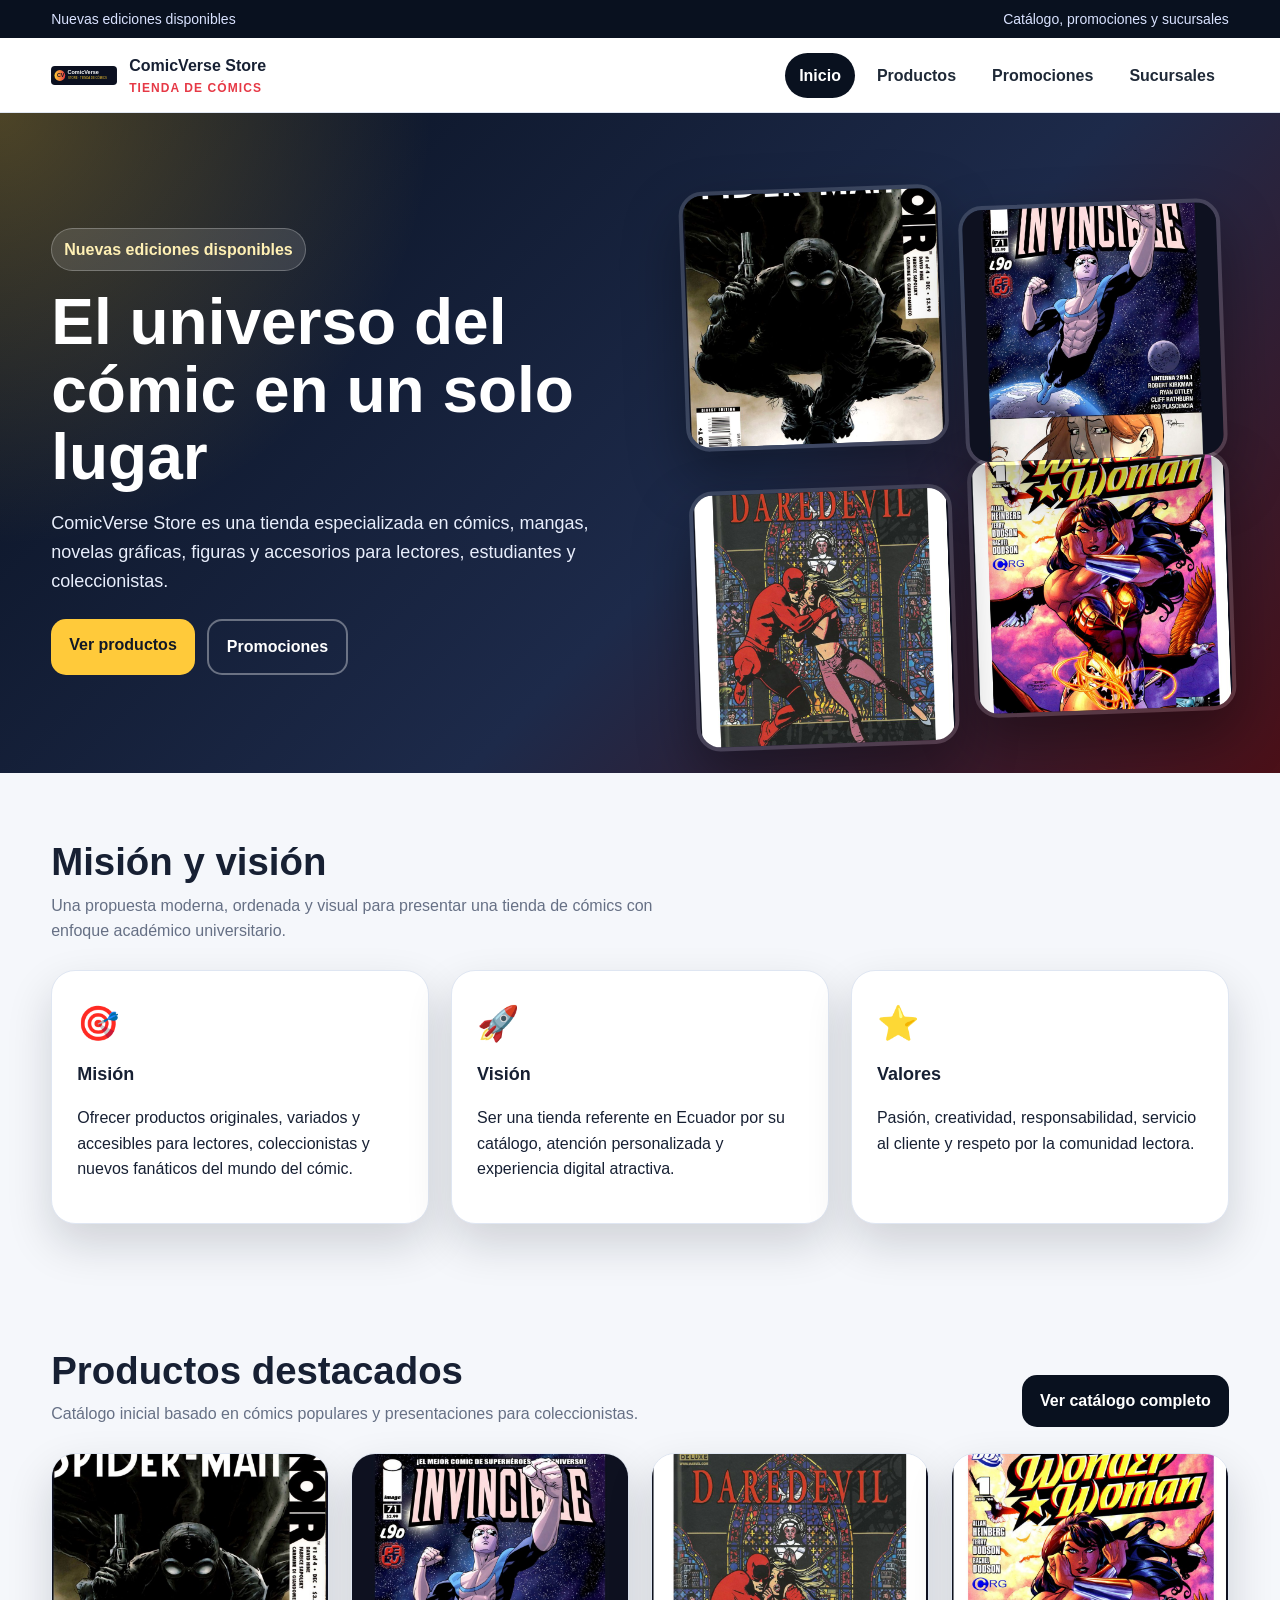
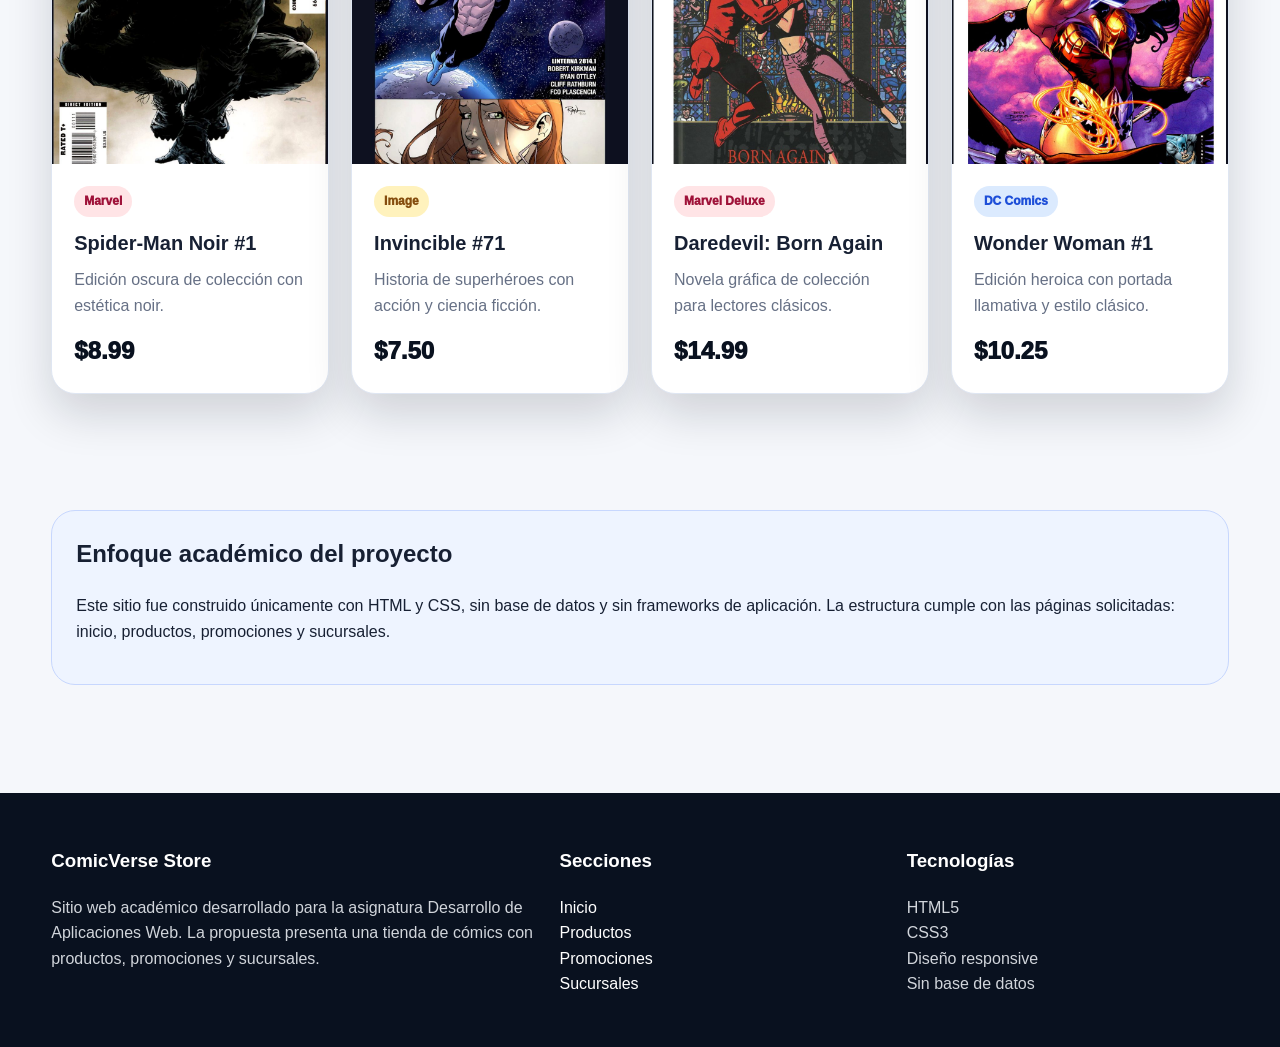
<file: index.html>
<!doctype html>
<html lang="es">
<head>
  <meta charset="utf-8">
  <meta name="viewport" content="width=device-width, initial-scale=1">
  <title>Inicio | ComicVerse Store</title>
  <meta name="description" content="Sitio académico de tienda de cómics desarrollado con HTML y CSS.">
  <link rel="stylesheet" href="styles.css">
  <link rel="icon" href="img/logo.svg" type="image/svg+xml">
</head>
<body>
<div class="topbar"><div class="container"><span>Nuevas ediciones disponibles</span><span>Catálogo, promociones y sucursales</span></div></div>
<header class="header"><div class="container nav"><a class="brand" href="index.html"><img src="img/logo.svg" alt="Logo ComicVerse Store"><span>ComicVerse Store<small>Tienda de cómics</small></span></a><nav class="menu"><a class="active" href="index.html">Inicio</a><a class="" href="productos.html">Productos</a><a class="" href="promociones.html">Promociones</a><a class="" href="sucursales.html">Sucursales</a></nav></div></header>

<section class="hero"><div class="container hero-grid"><div><span class="badge">Nuevas ediciones disponibles</span><h1>El universo del cómic en un solo lugar</h1><p>ComicVerse Store es una tienda especializada en cómics, mangas, novelas gráficas, figuras y accesorios para lectores, estudiantes y coleccionistas.</p><div class="actions"><a class="btn btn-yellow" href="productos.html">Ver productos</a><a class="btn btn-outline" href="promociones.html">Promociones</a></div></div><div class="cover-wall"><img src="img/spiderman-noir.jpg" alt="Spider-Man Noir #1"><img src="img/invincible.jpg" alt="Invincible #71"><img src="img/daredevil-born-again.jpg" alt="Daredevil: Born Again"><img src="img/wonder-woman.jpg" alt="Wonder Woman #1"></div></div></section>
<section class="section"><div class="container"><div class="section-head"><div><h2>Misión y visión</h2><p>Una propuesta moderna, ordenada y visual para presentar una tienda de cómics con enfoque académico universitario.</p></div></div><div class="grid grid-3"><div class="feature"><div class="icon">🎯</div><strong>Misión</strong><p>Ofrecer productos originales, variados y accesibles para lectores, coleccionistas y nuevos fanáticos del mundo del cómic.</p></div><div class="feature"><div class="icon">🚀</div><strong>Visión</strong><p>Ser una tienda referente en Ecuador por su catálogo, atención personalizada y experiencia digital atractiva.</p></div><div class="feature"><div class="icon">⭐</div><strong>Valores</strong><p>Pasión, creatividad, responsabilidad, servicio al cliente y respeto por la comunidad lectora.</p></div></div></div></section>
<section class="section"><div class="container"><div class="section-head"><div><h2>Productos destacados</h2><p>Catálogo inicial basado en cómics populares y presentaciones para coleccionistas.</p></div><a class="btn btn-dark" href="productos.html">Ver catálogo completo</a></div><div class="grid grid-4"><article class="card"><img class="product-img" src="img/spiderman-noir.jpg" alt="Spider-Man Noir #1"><div class="card-body"><span class="tag red">Marvel</span><h3>Spider-Man Noir #1</h3><p>Edición oscura de colección con estética noir.</p><div class="price">$8.99</div></div></article><article class="card"><img class="product-img" src="img/invincible.jpg" alt="Invincible #71"><div class="card-body"><span class="tag ">Image</span><h3>Invincible #71</h3><p>Historia de superhéroes con acción y ciencia ficción.</p><div class="price">$7.50</div></div></article><article class="card"><img class="product-img" src="img/daredevil-born-again.jpg" alt="Daredevil: Born Again"><div class="card-body"><span class="tag red">Marvel Deluxe</span><h3>Daredevil: Born Again</h3><p>Novela gráfica de colección para lectores clásicos.</p><div class="price">$14.99</div></div></article><article class="card"><img class="product-img" src="img/wonder-woman.jpg" alt="Wonder Woman #1"><div class="card-body"><span class="tag blue">DC Comics</span><h3>Wonder Woman #1</h3><p>Edición heroica con portada llamativa y estilo clásico.</p><div class="price">$10.25</div></div></article></div></div></section>
<section class="section"><div class="container academic"><h2>Enfoque académico del proyecto</h2><p>Este sitio fue construido únicamente con HTML y CSS, sin base de datos y sin frameworks de aplicación. La estructura cumple con las páginas solicitadas: inicio, productos, promociones y sucursales.</p></div></section>

<footer class="footer"><div class="container footer-grid"><div><h3>ComicVerse Store</h3><p>Sitio web académico desarrollado para la asignatura Desarrollo de Aplicaciones Web. La propuesta presenta una tienda de cómics con productos, promociones y sucursales.</p></div><div><h3>Secciones</h3><p><a href="index.html">Inicio</a><br><a href="productos.html">Productos</a><br><a href="promociones.html">Promociones</a><br><a href="sucursales.html">Sucursales</a></p></div><div><h3>Tecnologías</h3><p>HTML5<br>CSS3<br>Diseño responsive<br>Sin base de datos</p></div></div></footer>
</body></html>
</file>
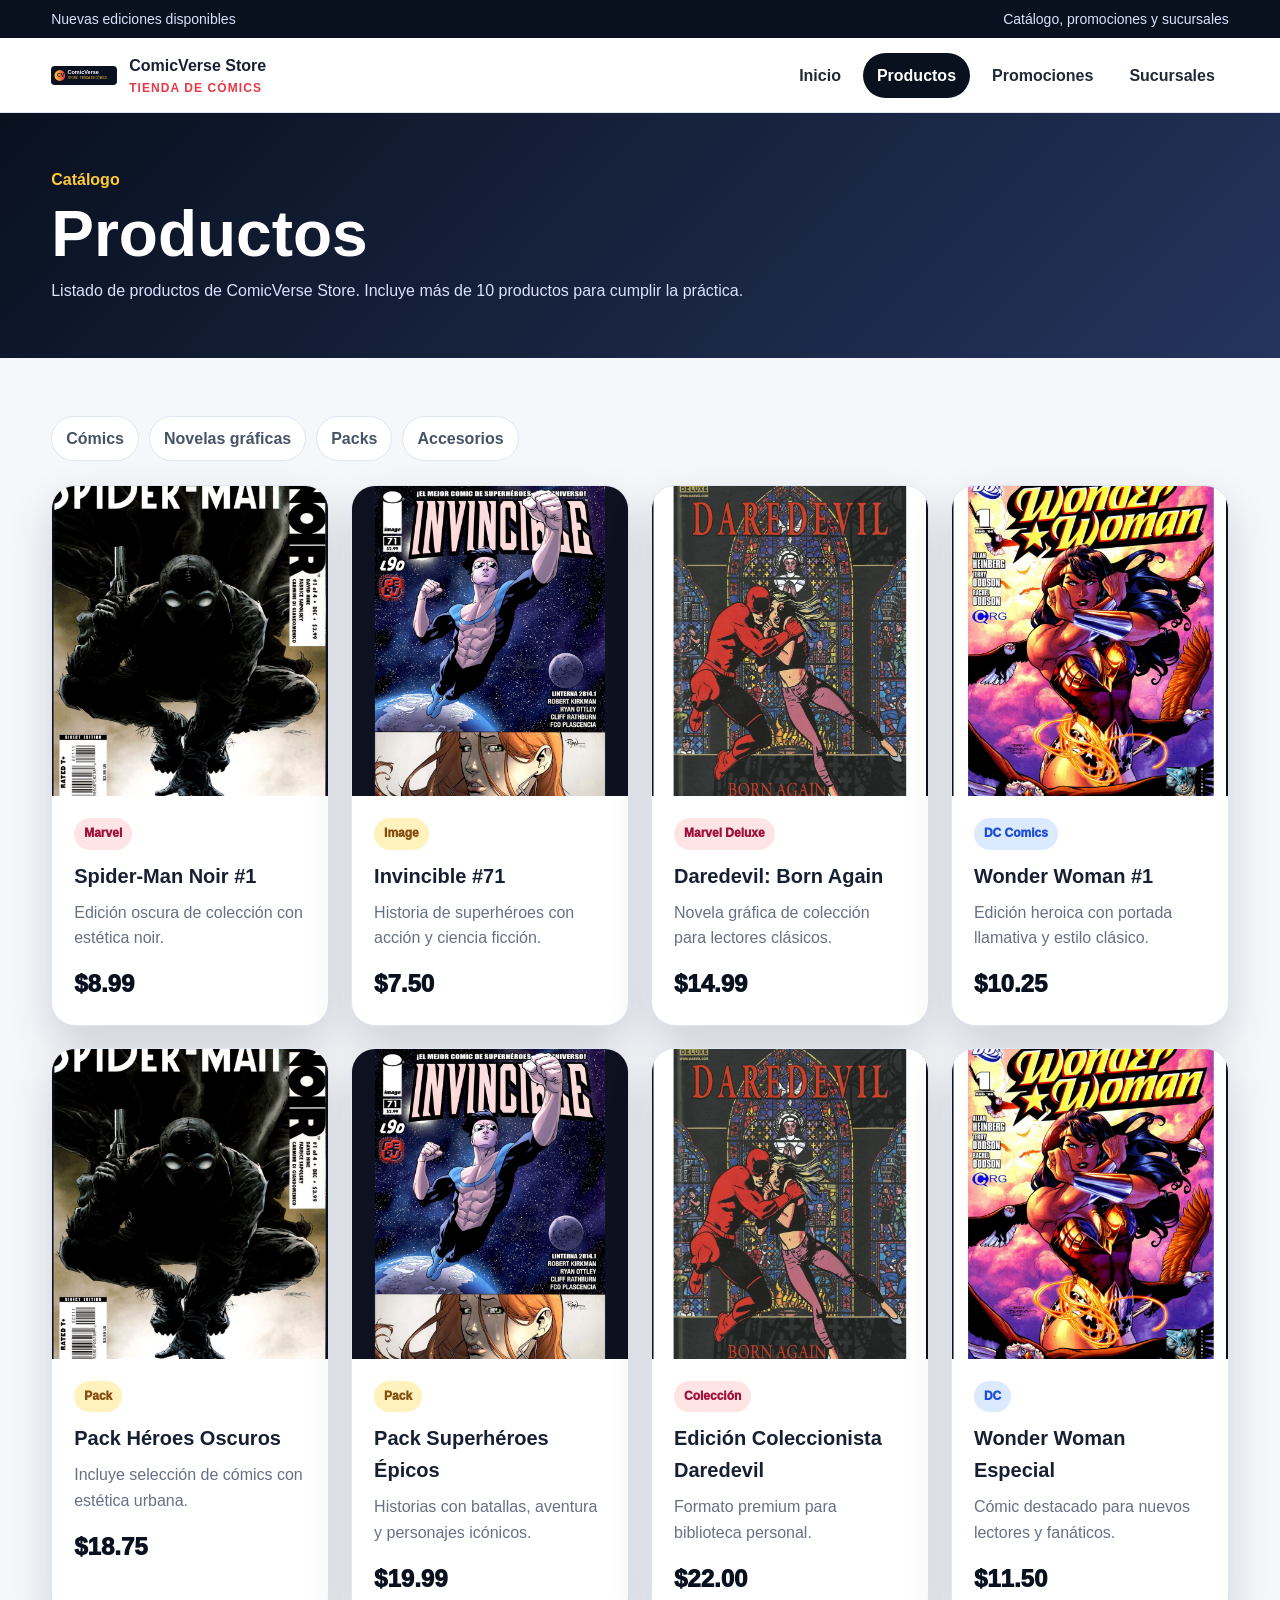
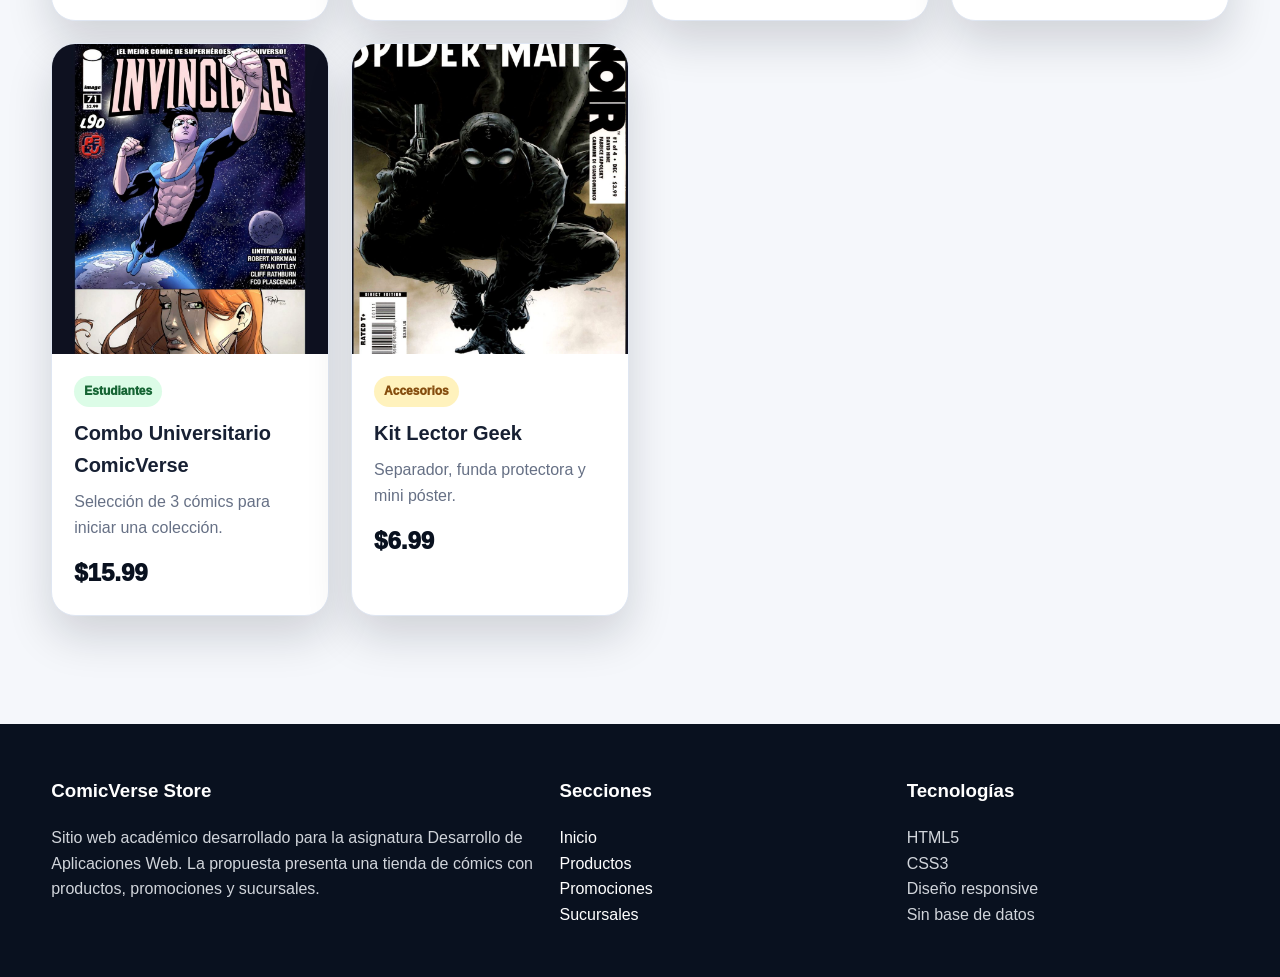
<file: productos.html>
<!doctype html>
<html lang="es">
<head>
  <meta charset="utf-8">
  <meta name="viewport" content="width=device-width, initial-scale=1">
  <title>Productos | ComicVerse Store</title>
  <meta name="description" content="Sitio académico de tienda de cómics desarrollado con HTML y CSS.">
  <link rel="stylesheet" href="styles.css">
  <link rel="icon" href="img/logo.svg" type="image/svg+xml">
</head>
<body>
<div class="topbar"><div class="container"><span>Nuevas ediciones disponibles</span><span>Catálogo, promociones y sucursales</span></div></div>
<header class="header"><div class="container nav"><a class="brand" href="index.html"><img src="img/logo.svg" alt="Logo ComicVerse Store"><span>ComicVerse Store<small>Tienda de cómics</small></span></a><nav class="menu"><a class="" href="index.html">Inicio</a><a class="active" href="productos.html">Productos</a><a class="" href="promociones.html">Promociones</a><a class="" href="sucursales.html">Sucursales</a></nav></div></header>

<section class="page-head"><div class="container"><div class="crumb">Catálogo</div><h1>Productos</h1><p>Listado de productos de ComicVerse Store. Incluye más de 10 productos para cumplir la práctica.</p></div></section>
<section class="section"><div class="container"><div class="filters"><span class="pill">Cómics</span><span class="pill">Novelas gráficas</span><span class="pill">Packs</span><span class="pill">Accesorios</span></div><div class="grid grid-4"><article class="card"><img class="product-img" src="img/spiderman-noir.jpg" alt="Spider-Man Noir #1"><div class="card-body"><span class="tag red">Marvel</span><h3>Spider-Man Noir #1</h3><p>Edición oscura de colección con estética noir.</p><div class="price">$8.99</div></div></article><article class="card"><img class="product-img" src="img/invincible.jpg" alt="Invincible #71"><div class="card-body"><span class="tag ">Image</span><h3>Invincible #71</h3><p>Historia de superhéroes con acción y ciencia ficción.</p><div class="price">$7.50</div></div></article><article class="card"><img class="product-img" src="img/daredevil-born-again.jpg" alt="Daredevil: Born Again"><div class="card-body"><span class="tag red">Marvel Deluxe</span><h3>Daredevil: Born Again</h3><p>Novela gráfica de colección para lectores clásicos.</p><div class="price">$14.99</div></div></article><article class="card"><img class="product-img" src="img/wonder-woman.jpg" alt="Wonder Woman #1"><div class="card-body"><span class="tag blue">DC Comics</span><h3>Wonder Woman #1</h3><p>Edición heroica con portada llamativa y estilo clásico.</p><div class="price">$10.25</div></div></article><article class="card"><img class="product-img" src="img/spiderman-noir.jpg" alt="Pack Héroes Oscuros"><div class="card-body"><span class="tag ">Pack</span><h3>Pack Héroes Oscuros</h3><p>Incluye selección de cómics con estética urbana.</p><div class="price">$18.75</div></div></article><article class="card"><img class="product-img" src="img/invincible.jpg" alt="Pack Superhéroes Épicos"><div class="card-body"><span class="tag ">Pack</span><h3>Pack Superhéroes Épicos</h3><p>Historias con batallas, aventura y personajes icónicos.</p><div class="price">$19.99</div></div></article><article class="card"><img class="product-img" src="img/daredevil-born-again.jpg" alt="Edición Coleccionista Daredevil"><div class="card-body"><span class="tag red">Colección</span><h3>Edición Coleccionista Daredevil</h3><p>Formato premium para biblioteca personal.</p><div class="price">$22.00</div></div></article><article class="card"><img class="product-img" src="img/wonder-woman.jpg" alt="Wonder Woman Especial"><div class="card-body"><span class="tag blue">DC</span><h3>Wonder Woman Especial</h3><p>Cómic destacado para nuevos lectores y fanáticos.</p><div class="price">$11.50</div></div></article><article class="card"><img class="product-img" src="img/invincible.jpg" alt="Combo Universitario ComicVerse"><div class="card-body"><span class="tag green">Estudiantes</span><h3>Combo Universitario ComicVerse</h3><p>Selección de 3 cómics para iniciar una colección.</p><div class="price">$15.99</div></div></article><article class="card"><img class="product-img" src="img/spiderman-noir.jpg" alt="Kit Lector Geek"><div class="card-body"><span class="tag ">Accesorios</span><h3>Kit Lector Geek</h3><p>Separador, funda protectora y mini póster.</p><div class="price">$6.99</div></div></article></div></div></section>

<footer class="footer"><div class="container footer-grid"><div><h3>ComicVerse Store</h3><p>Sitio web académico desarrollado para la asignatura Desarrollo de Aplicaciones Web. La propuesta presenta una tienda de cómics con productos, promociones y sucursales.</p></div><div><h3>Secciones</h3><p><a href="index.html">Inicio</a><br><a href="productos.html">Productos</a><br><a href="promociones.html">Promociones</a><br><a href="sucursales.html">Sucursales</a></p></div><div><h3>Tecnologías</h3><p>HTML5<br>CSS3<br>Diseño responsive<br>Sin base de datos</p></div></div></footer>
</body></html>
</file>
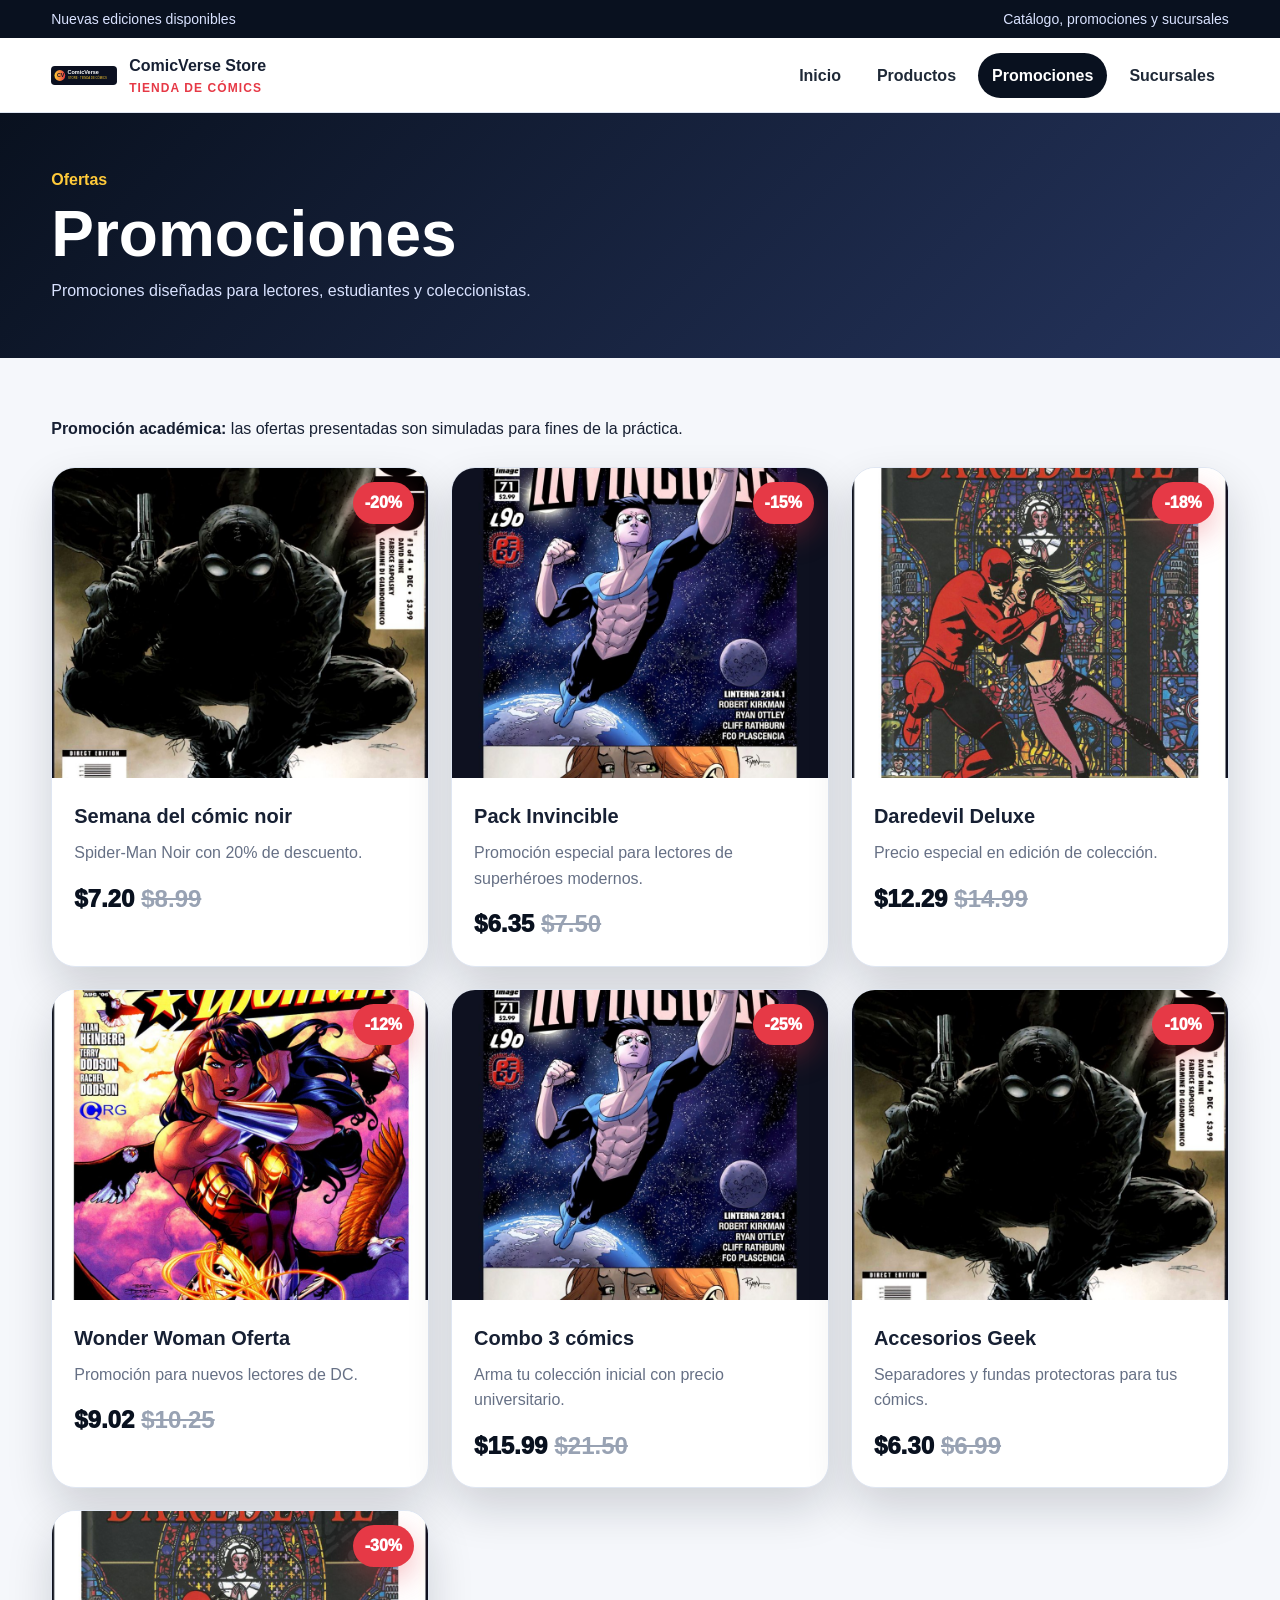
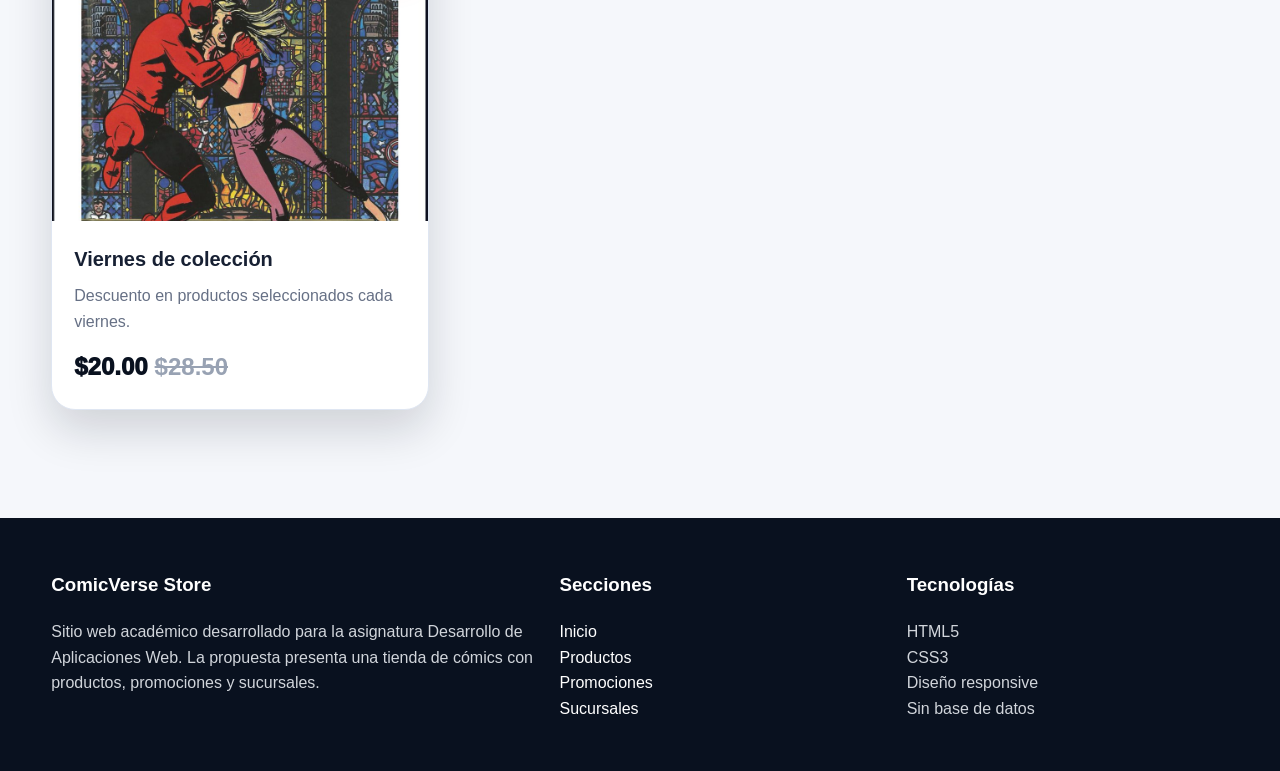
<file: promociones.html>
<!doctype html>
<html lang="es">
<head>
  <meta charset="utf-8">
  <meta name="viewport" content="width=device-width, initial-scale=1">
  <title>Promociones | ComicVerse Store</title>
  <meta name="description" content="Sitio académico de tienda de cómics desarrollado con HTML y CSS.">
  <link rel="stylesheet" href="styles.css">
  <link rel="icon" href="img/logo.svg" type="image/svg+xml">
</head>
<body>
<div class="topbar"><div class="container"><span>Nuevas ediciones disponibles</span><span>Catálogo, promociones y sucursales</span></div></div>
<header class="header"><div class="container nav"><a class="brand" href="index.html"><img src="img/logo.svg" alt="Logo ComicVerse Store"><span>ComicVerse Store<small>Tienda de cómics</small></span></a><nav class="menu"><a class="" href="index.html">Inicio</a><a class="" href="productos.html">Productos</a><a class="active" href="promociones.html">Promociones</a><a class="" href="sucursales.html">Sucursales</a></nav></div></header>

<section class="page-head"><div class="container"><div class="crumb">Ofertas</div><h1>Promociones</h1><p>Promociones diseñadas para lectores, estudiantes y coleccionistas.</p></div></section>
<section class="section"><div class="container"><div class="note"><strong>Promoción académica:</strong> las ofertas presentadas son simuladas para fines de la práctica.</div><br><div class="grid grid-3"><article class="card promo-card"><span class="discount">-20%</span><img class="product-img" src="img/spiderman-noir.jpg" alt="Semana del cómic noir"><div class="card-body"><h3>Semana del cómic noir</h3><p>Spider-Man Noir con 20% de descuento.</p><div class="price">$7.20<span class="old">$8.99</span></div></div></article><article class="card promo-card"><span class="discount">-15%</span><img class="product-img" src="img/invincible.jpg" alt="Pack Invincible"><div class="card-body"><h3>Pack Invincible</h3><p>Promoción especial para lectores de superhéroes modernos.</p><div class="price">$6.35<span class="old">$7.50</span></div></div></article><article class="card promo-card"><span class="discount">-18%</span><img class="product-img" src="img/daredevil-born-again.jpg" alt="Daredevil Deluxe"><div class="card-body"><h3>Daredevil Deluxe</h3><p>Precio especial en edición de colección.</p><div class="price">$12.29<span class="old">$14.99</span></div></div></article><article class="card promo-card"><span class="discount">-12%</span><img class="product-img" src="img/wonder-woman.jpg" alt="Wonder Woman Oferta"><div class="card-body"><h3>Wonder Woman Oferta</h3><p>Promoción para nuevos lectores de DC.</p><div class="price">$9.02<span class="old">$10.25</span></div></div></article><article class="card promo-card"><span class="discount">-25%</span><img class="product-img" src="img/invincible.jpg" alt="Combo 3 cómics"><div class="card-body"><h3>Combo 3 cómics</h3><p>Arma tu colección inicial con precio universitario.</p><div class="price">$15.99<span class="old">$21.50</span></div></div></article><article class="card promo-card"><span class="discount">-10%</span><img class="product-img" src="img/spiderman-noir.jpg" alt="Accesorios Geek"><div class="card-body"><h3>Accesorios Geek</h3><p>Separadores y fundas protectoras para tus cómics.</p><div class="price">$6.30<span class="old">$6.99</span></div></div></article><article class="card promo-card"><span class="discount">-30%</span><img class="product-img" src="img/daredevil-born-again.jpg" alt="Viernes de colección"><div class="card-body"><h3>Viernes de colección</h3><p>Descuento en productos seleccionados cada viernes.</p><div class="price">$20.00<span class="old">$28.50</span></div></div></article></div></div></section>

<footer class="footer"><div class="container footer-grid"><div><h3>ComicVerse Store</h3><p>Sitio web académico desarrollado para la asignatura Desarrollo de Aplicaciones Web. La propuesta presenta una tienda de cómics con productos, promociones y sucursales.</p></div><div><h3>Secciones</h3><p><a href="index.html">Inicio</a><br><a href="productos.html">Productos</a><br><a href="promociones.html">Promociones</a><br><a href="sucursales.html">Sucursales</a></p></div><div><h3>Tecnologías</h3><p>HTML5<br>CSS3<br>Diseño responsive<br>Sin base de datos</p></div></div></footer>
</body></html>
</file>
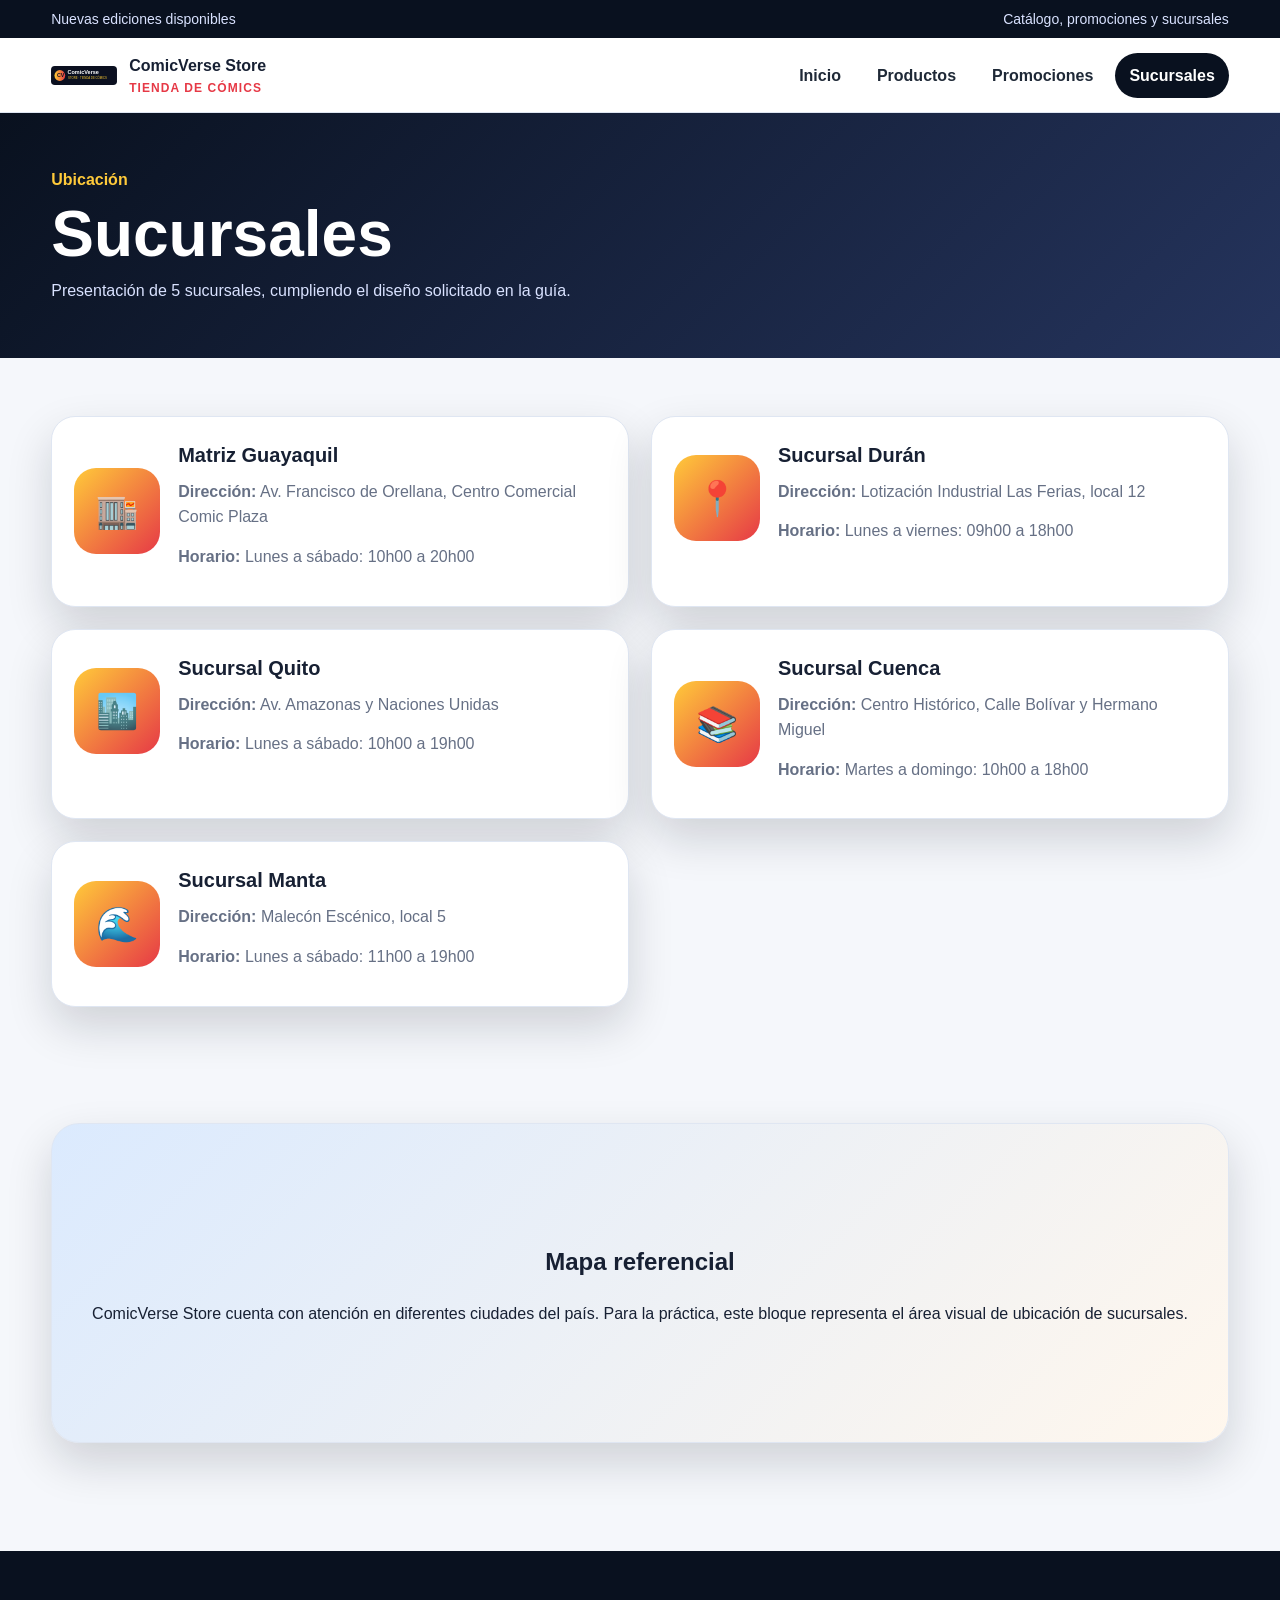
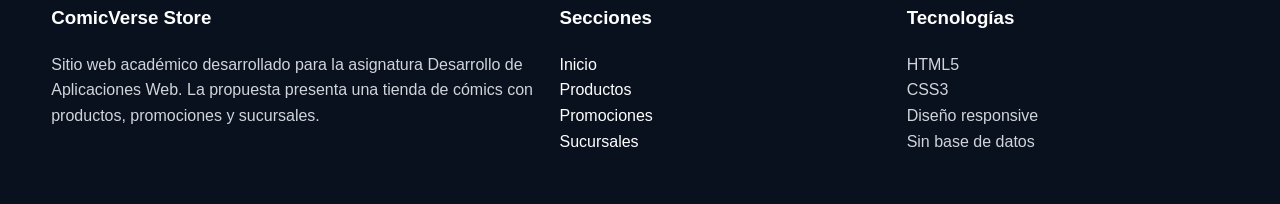
<file: sucursales.html>
<!doctype html>
<html lang="es">
<head>
  <meta charset="utf-8">
  <meta name="viewport" content="width=device-width, initial-scale=1">
  <title>Sucursales | ComicVerse Store</title>
  <meta name="description" content="Sitio académico de tienda de cómics desarrollado con HTML y CSS.">
  <link rel="stylesheet" href="styles.css">
  <link rel="icon" href="img/logo.svg" type="image/svg+xml">
</head>
<body>
<div class="topbar"><div class="container"><span>Nuevas ediciones disponibles</span><span>Catálogo, promociones y sucursales</span></div></div>
<header class="header"><div class="container nav"><a class="brand" href="index.html"><img src="img/logo.svg" alt="Logo ComicVerse Store"><span>ComicVerse Store<small>Tienda de cómics</small></span></a><nav class="menu"><a class="" href="index.html">Inicio</a><a class="" href="productos.html">Productos</a><a class="" href="promociones.html">Promociones</a><a class="active" href="sucursales.html">Sucursales</a></nav></div></header>

<section class="page-head"><div class="container"><div class="crumb">Ubicación</div><h1>Sucursales</h1><p>Presentación de 5 sucursales, cumpliendo el diseño solicitado en la guía.</p></div></section>
<section class="section"><div class="container"><div class="grid grid-2"><article class="card"><div class="card-body branch"><div class="branch-icon">🏬</div><div><h3>Matriz Guayaquil</h3><p><strong>Dirección:</strong> Av. Francisco de Orellana, Centro Comercial Comic Plaza</p><p><strong>Horario:</strong> Lunes a sábado: 10h00 a 20h00</p></div></div></article><article class="card"><div class="card-body branch"><div class="branch-icon">📍</div><div><h3>Sucursal Durán</h3><p><strong>Dirección:</strong> Lotización Industrial Las Ferias, local 12</p><p><strong>Horario:</strong> Lunes a viernes: 09h00 a 18h00</p></div></div></article><article class="card"><div class="card-body branch"><div class="branch-icon">🏙️</div><div><h3>Sucursal Quito</h3><p><strong>Dirección:</strong> Av. Amazonas y Naciones Unidas</p><p><strong>Horario:</strong> Lunes a sábado: 10h00 a 19h00</p></div></div></article><article class="card"><div class="card-body branch"><div class="branch-icon">📚</div><div><h3>Sucursal Cuenca</h3><p><strong>Dirección:</strong> Centro Histórico, Calle Bolívar y Hermano Miguel</p><p><strong>Horario:</strong> Martes a domingo: 10h00 a 18h00</p></div></div></article><article class="card"><div class="card-body branch"><div class="branch-icon">🌊</div><div><h3>Sucursal Manta</h3><p><strong>Dirección:</strong> Malecón Escénico, local 5</p><p><strong>Horario:</strong> Lunes a sábado: 11h00 a 19h00</p></div></div></article></div></div></section>
<section class="section"><div class="container"><div class="map"><div><h2>Mapa referencial</h2><p>ComicVerse Store cuenta con atención en diferentes ciudades del país. Para la práctica, este bloque representa el área visual de ubicación de sucursales.</p></div></div></div></section>

<footer class="footer"><div class="container footer-grid"><div><h3>ComicVerse Store</h3><p>Sitio web académico desarrollado para la asignatura Desarrollo de Aplicaciones Web. La propuesta presenta una tienda de cómics con productos, promociones y sucursales.</p></div><div><h3>Secciones</h3><p><a href="index.html">Inicio</a><br><a href="productos.html">Productos</a><br><a href="promociones.html">Promociones</a><br><a href="sucursales.html">Sucursales</a></p></div><div><h3>Tecnologías</h3><p>HTML5<br>CSS3<br>Diseño responsive<br>Sin base de datos</p></div></div></footer>
</body></html>
</file>
<file: styles.css>
:root{
  --dark:#09111f;
  --navy:#111b31;
  --red:#e63946;
  --yellow:#ffca3a;
  --blue:#2457d6;
  --paper:#f5f7fb;
  --white:#ffffff;
  --text:#172033;
  --muted:#667085;
  --line:#dfe6f2;
  --shadow:0 20px 45px rgba(10,17,31,.16);
}
*{box-sizing:border-box}
html{scroll-behavior:smooth}
body{margin:0;font-family:Arial, Helvetica, sans-serif;background:var(--paper);color:var(--text);line-height:1.6}
img{max-width:100%;display:block}
a{text-decoration:none}
.container{width:min(1180px,92%);margin:auto}
.topbar{background:var(--dark);color:#d9e2ff;font-size:14px;padding:8px 0}
.topbar .container{display:flex;justify-content:space-between;gap:15px;flex-wrap:wrap}
.header{position:sticky;top:0;z-index:50;background:rgba(255,255,255,.95);backdrop-filter:blur(8px);border-bottom:1px solid var(--line)}
.nav{display:flex;align-items:center;justify-content:space-between;padding:14px 0;gap:18px}
.brand{display:flex;align-items:center;gap:12px;color:var(--text);font-weight:900}
.brand img{width:66px;height:46px;object-fit:contain}
.brand small{display:block;color:var(--red);letter-spacing:.09em;font-size:12px;font-weight:900;text-transform:uppercase}
.menu{display:flex;gap:8px;flex-wrap:wrap}
.menu a{color:#1f2937;font-weight:800;padding:10px 14px;border-radius:999px}
.menu a:hover,.menu a.active{background:var(--dark);color:white}
.hero{background:radial-gradient(circle at top left,rgba(255,202,58,.28),transparent 30%),linear-gradient(135deg,#08101f,#1d2a4a 58%,#4b1018);color:white;padding:70px 0 54px;overflow:hidden}
.hero-grid{display:grid;grid-template-columns:1.05fr .95fr;gap:38px;align-items:center}
.badge{display:inline-block;border:1px solid rgba(255,255,255,.25);background:rgba(255,255,255,.12);padding:8px 12px;border-radius:999px;color:#fff0b4;font-weight:900}
h1{font-size:clamp(34px,5vw,64px);line-height:1.05;margin:18px 0}
.hero p{font-size:18px;color:#e8eefc;max-width:760px}
.actions{display:flex;gap:12px;flex-wrap:wrap;margin-top:24px}
.btn{display:inline-block;border-radius:15px;padding:13px 18px;font-weight:900;border:0;cursor:pointer}
.btn-yellow{background:var(--yellow);color:#111827}.btn-white{background:white;color:#111827}.btn-dark{background:var(--dark);color:white}.btn-outline{color:white;border:2px solid rgba(255,255,255,.36)}
.cover-wall{display:grid;grid-template-columns:repeat(2,1fr);gap:16px;transform:rotate(-2deg)}
.cover-wall img{height:260px;width:100%;object-fit:cover;border-radius:24px;border:4px solid rgba(255,255,255,.14);box-shadow:0 25px 55px rgba(0,0,0,.35)}
.cover-wall img:nth-child(2),.cover-wall img:nth-child(3){transform:translateY(24px)}
.section{padding:58px 0}.section-head{display:flex;justify-content:space-between;align-items:end;gap:20px;margin-bottom:26px}.section-head h2{font-size:clamp(26px,3vw,40px);margin:0}.section-head p{margin:0;color:var(--muted);max-width:650px}
.grid{display:grid;gap:22px}.grid-2{grid-template-columns:repeat(2,1fr)}.grid-3{grid-template-columns:repeat(3,1fr)}.grid-4{grid-template-columns:repeat(4,1fr)}
.card{background:white;border:1px solid var(--line);border-radius:24px;box-shadow:var(--shadow);overflow:hidden}.card-body{padding:22px}.card h3{margin:0 0 8px;font-size:20px}.card p{color:var(--muted);margin:0 0 14px}.product-img{height:310px;width:100%;object-fit:cover;background:#111827}.price{font-size:24px;font-weight:950;color:var(--dark)}.old{color:#98a2b3;text-decoration:line-through;margin-left:7px;font-weight:800}.tag{display:inline-block;font-size:12px;font-weight:950;border-radius:999px;padding:6px 10px;margin-bottom:10px;background:#fff2bd;color:#854d0e}.tag.red{background:#ffe4e6;color:#9f1239}.tag.blue{background:#dbeafe;color:#1d4ed8}.tag.green{background:#dcfce7;color:#166534}
.feature{background:white;border:1px solid var(--line);border-radius:24px;padding:25px;box-shadow:var(--shadow)}.feature strong{display:block;font-size:18px;margin-bottom:8px}.icon{font-size:34px;margin-bottom:10px}.academic{background:#eef4ff;border:1px solid #c7d7fe;border-radius:24px;padding:24px}.academic h2{margin-top:0}
.page-head{background:linear-gradient(135deg,#09111f,#25345d);color:white;padding:54px 0}.page-head h1{margin:0 0 10px}.page-head p{margin:0;color:#d9e2ff}.crumb{color:var(--yellow);font-weight:900;margin-bottom:8px}.filters{display:flex;gap:10px;flex-wrap:wrap;margin-bottom:24px}.pill{background:white;border:1px solid var(--line);border-radius:999px;padding:9px 14px;color:#475467;font-weight:800}.promo-card{position:relative}.discount{position:absolute;top:14px;right:14px;background:var(--red);color:white;border-radius:999px;padding:8px 12px;font-weight:950;box-shadow:0 10px 30px rgba(230,57,70,.35)}
.branch{display:grid;grid-template-columns:86px 1fr;gap:18px;align-items:center}.branch-icon{width:86px;height:86px;border-radius:22px;background:linear-gradient(135deg,var(--yellow),var(--red));display:grid;place-items:center;font-size:34px;font-weight:950;color:#111827}.map{min-height:320px;border-radius:28px;background:linear-gradient(135deg,#dbeafe,#fff7ed);border:1px solid var(--line);display:grid;place-items:center;text-align:center;padding:30px;box-shadow:var(--shadow)}
.table{width:100%;border-collapse:collapse;background:white;border-radius:22px;overflow:hidden;box-shadow:var(--shadow)}.table th,.table td{padding:14px;border-bottom:1px solid var(--line);text-align:left}.table th{background:var(--dark);color:white}.footer{background:var(--dark);color:#d1d5db;padding:34px 0;margin-top:50px}.footer-grid{display:grid;grid-template-columns:1.2fr .8fr .8fr;gap:25px}.footer h3{color:white}.footer a{color:white}
@media(max-width:900px){.hero-grid,.grid-2,.grid-3,.grid-4,.footer-grid{grid-template-columns:1fr}.section-head{align-items:start;flex-direction:column}.nav{align-items:flex-start;flex-direction:column}.cover-wall{margin-top:18px}.product-img,.cover-wall img{height:250px}.hero{padding-top:42px}.branch{grid-template-columns:1fr}.branch-icon{width:76px;height:76px}}
</file>
